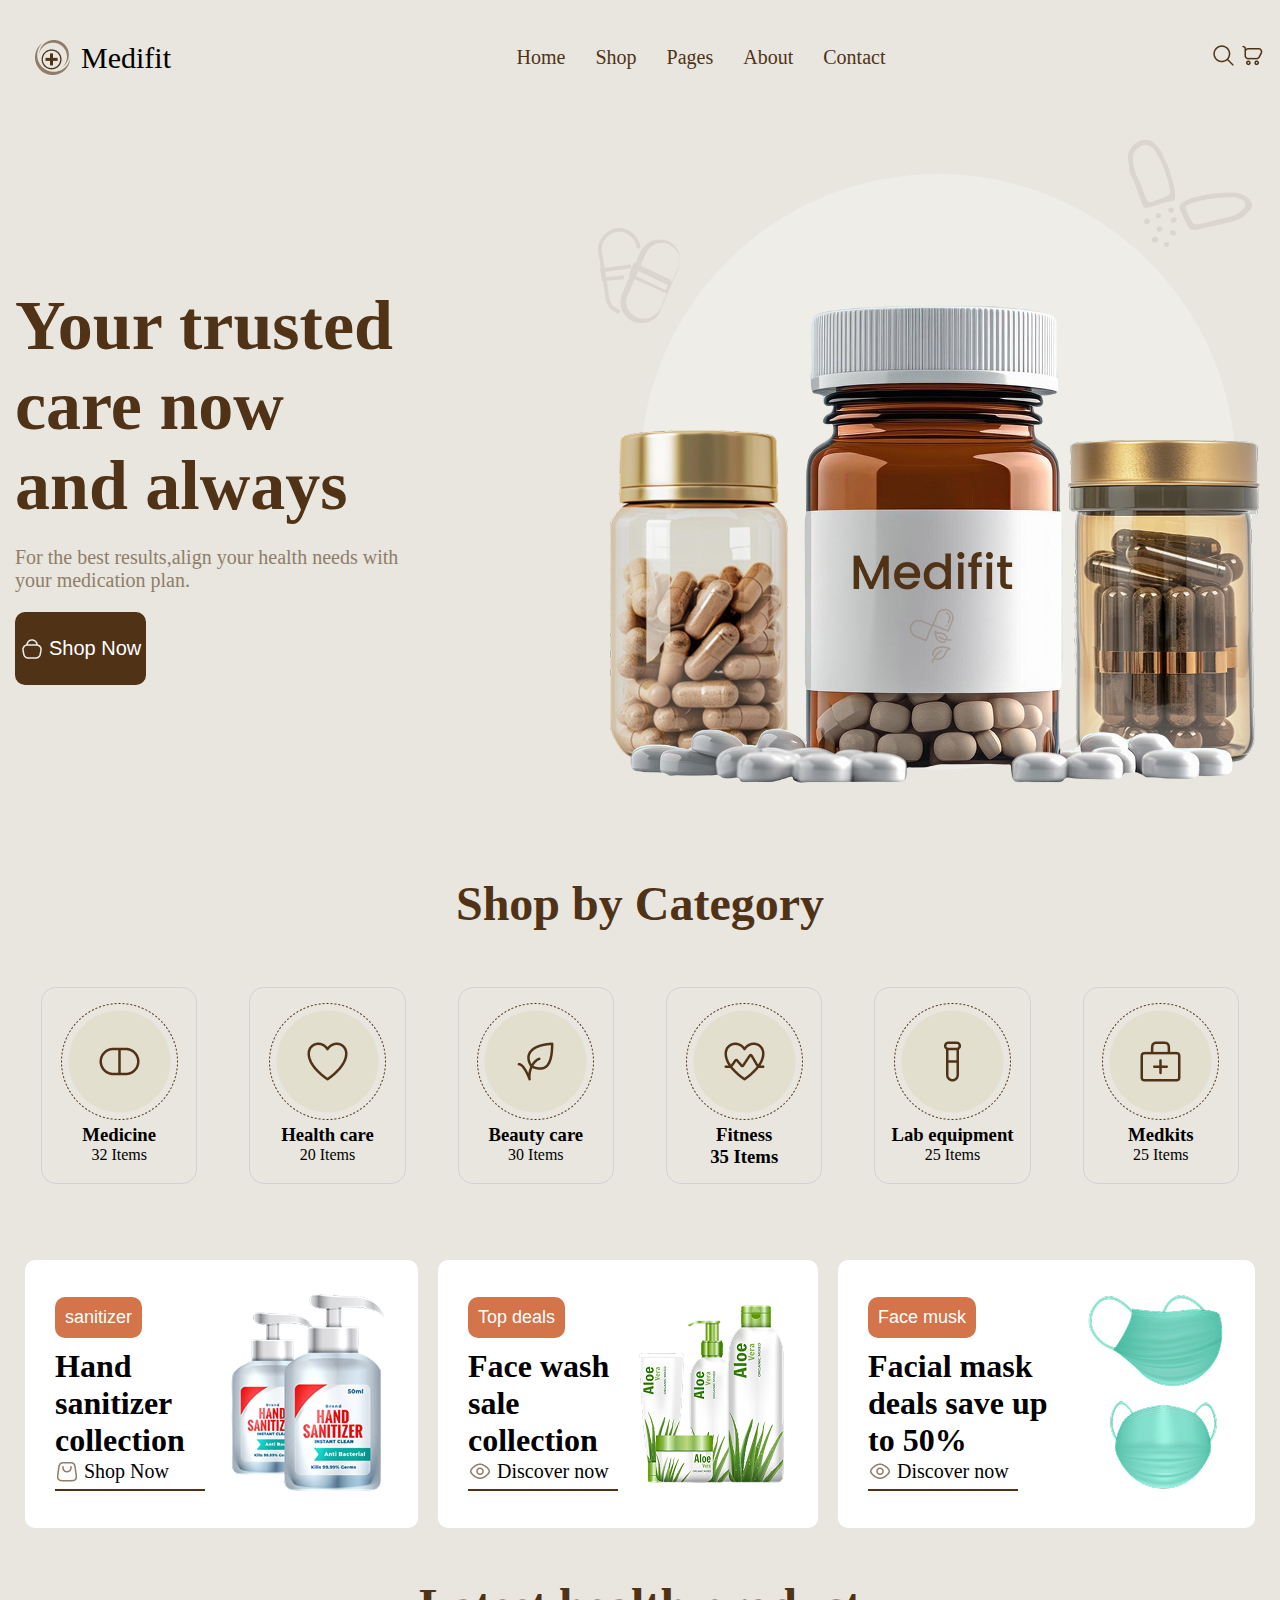
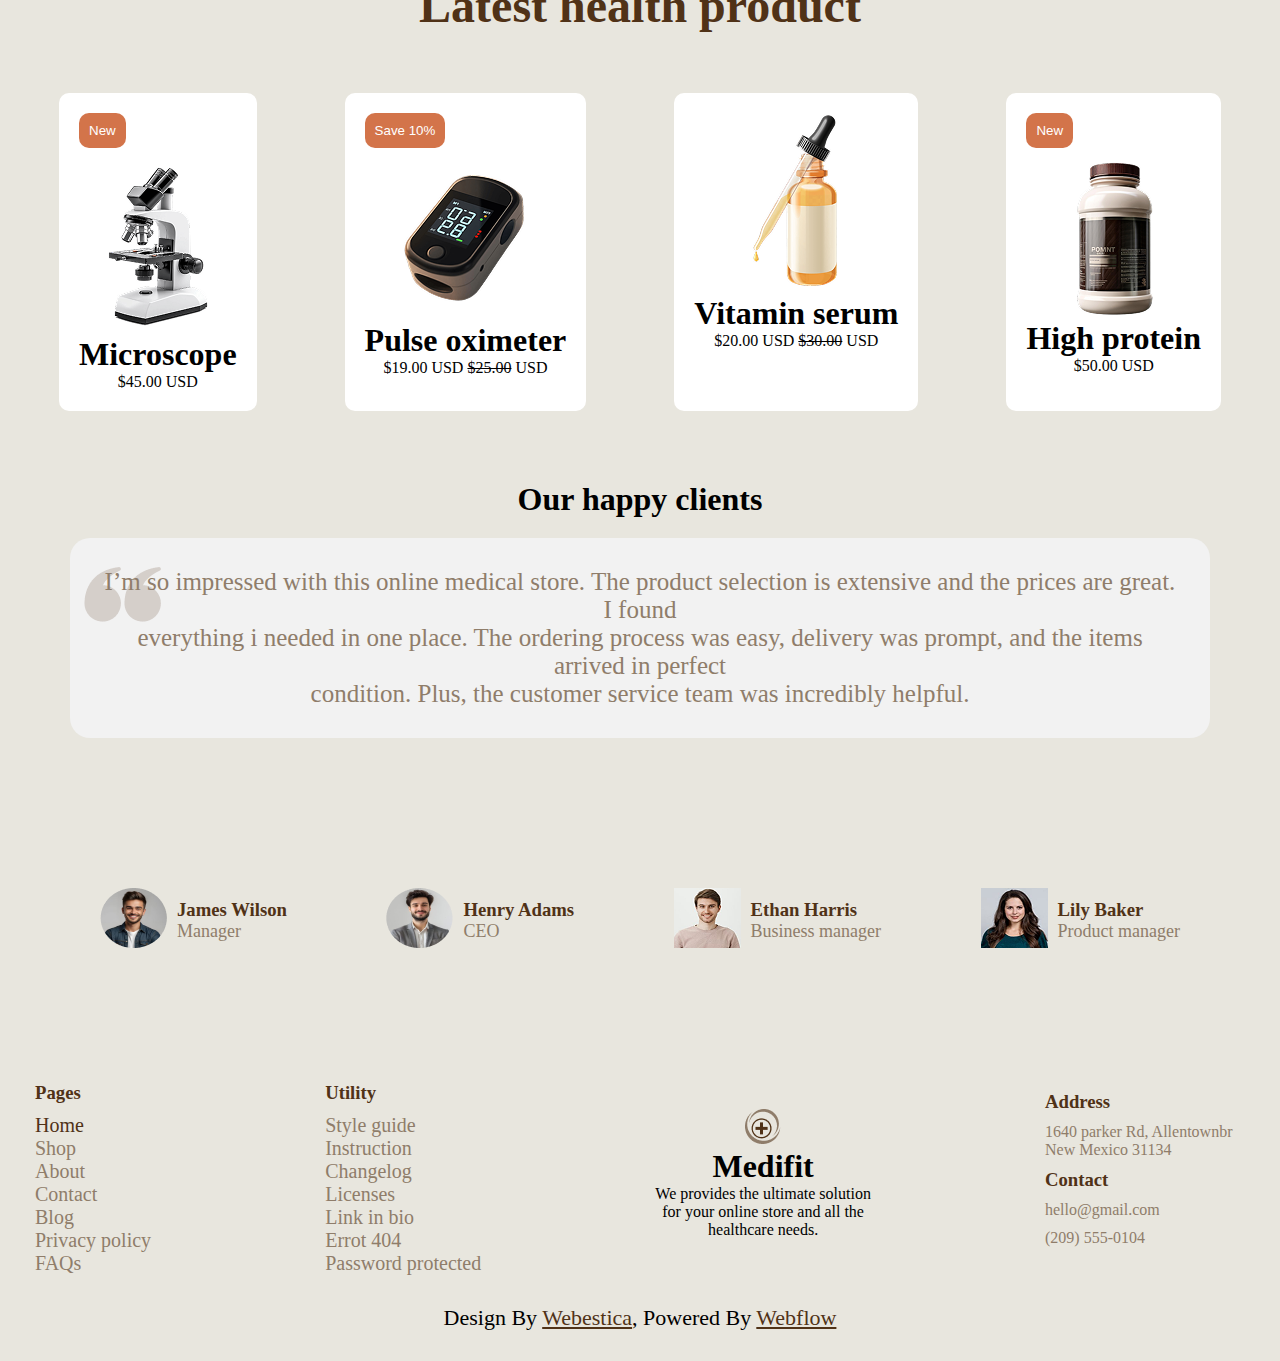
<file: index.html>
<!DOCTYPE html>
<html lang="en">
<head>
    <meta charset="UTF-8">
    <meta name="viewport" content="width=device-width, initial-scale=1.0">
    <title>Project-2</title>
    <link rel="stylesheet" href="style.css">
</head>
<body style="background-color: #E8E6DE;">
    <div class="hero-area">
        <div class="header">
            <div class="logo">
                <img src="logo.png" alt="">
                <p>Medifit</p>
            </div>

            <div class="menu">
                <ul>
                    <li><a href="">Home</a></li>
                    <li><a href="">Shop</a></li>
                    <li><a href="">Pages</a></li>
                    <li><a href="">About</a></li>
                    <li><a href="">Contact</a></li>
                </ul>
            </div>

            <div class="image">
                <img src="search_logo.png" alt="">
                <img src="cart_logo.png" alt="">
            </div>
        </div>

        <div class="hero-container">
        <div class=""> 
            <h4>Your trusted <br>care now <br> and always</h4>
            <p>For the best results,align your health needs with <br> your medication plan.</p>

            <button class="hero-btn">
                <img src="Shopping_bag_logo.png" alt="">
                <p class="btn">Shop Now</p>
            </button>
        </div>
            <div class="hero-image">
                <img src="banner_image.png" alt="">
            </div>
        </div>

        <section class="Categories">
            <h2>Shop by Category</h2>
            <div class="cta-card">
                <div class="services">
                    <img src="medicine_logo.png" alt="">
                    <h3>Medicine</h3>
                    <p>32 Items</p>
                </div>


                <div class="services">
                    <img src="heath_logo.png" alt="">
                    <h3>Health care</h3>
                    <p>20 Items</p>
                </div>

                <div class="services">
                    <img src="beauty_logo.png" alt="">
                    <h3>Beauty care</h3>
                    <p>30 Items</p>
                </div>

                <div class="services">
                    <img src="fitness_logo.png" alt="">
                    <h3>Fitness</h>
                    <p>35 Items</p>
                </div>

                <div class="services">
                    <img src="lab_logo.png" alt="">
                    <h3>Lab equipment</h3>
                    <p>25 Items</p>
                </div>

                <div class="services">
                    <img src="medikit_logo.png" alt="">
                    <h3>Medkits</h3>
                    <p>25 Items</p>
                </div>
            </div>
        </section>

        <section class="hero-card">
            <div class="card">
                <div> 
                    <button>sanitizer</button>
                     <h1>Hand sanitizer collection</h1>
                     <div class="bag"> 
                        <img src="bag-shopping.png" alt="">
                        <p>Shop Now</p>
                     </div>
                </div>

                <div>
                <img src="hand-sanitizer-bottle.png" alt="">
                </div>
            </div>

             <div class="card">
                <div> 
                    <button>Top deals</button>
                    <h1>Face wash sale collection </h1>
                    <div class="bag"> 
                        <img src="eye.png" alt="">
                        <p>Discover now</p>
                    </div>
                </div>

                <div> 
                    <img src="face_wash.png" alt="">
                </div>
            </div>

             <div class="card">
                <div> 
                    <button>Face musk</button>
                    <h1>Facial mask deals save up to 50%</h1>
                    <div class="bag"> 
                        <img src="eye.png" alt="">
                        <p>Discover now</p>
                    </div>
                </div>

                <div> 
                    <img src="medical-mask.png" alt="">
                </div>

            </div>
        </section>

        <section class="product">
            <h2>Latest health product</h2>
            <div class="cta-product">
                <div class="service">
                    <div> 

                        <button>New</button>
                        <img src="microscope.png" alt="">
                        <h1>Microscope</h1>
                        <p>$45.00 USD</p>
                    </div>
                </div>

                <div class="service">
                    <div> 
                        <button>Save 10%</button>
                        <img src="oximeter.png" alt="">
                        <h1>Pulse oximeter</h1>
                    </div>
                    <div> 
                        <span>$19.00 USD</span>
                        <span style="text-decoration: line-through;">$25.00</span>
                        <span>USD</span>
                    </div>
                    
                </div>

                <div class="service">
                    <div> 
                        <img src="vitamin_serum.png" alt="">
                            <h1>Vitamin serum</h1>
                            <span>$20.00 USD</span>
                            <span style="text-decoration: line-through;text-align: center;">$30.00</span>
                            <span>USD</span>
                    </div>
                </div>

                <div class="service">
                    <div> 
                        <button>New</button>
                        <img src="high_protein .png" alt="">
                        <h1>High protein</h1>
                        <span>$50.00 USD</span>
                    </div>
                </div>
            </div>
        </section>

        <div class="clients">
            <h1>Our happy clients</h1>
            <div class="cli-image"> 
                <p>I’m so impressed with this online medical store. The product selection is extensive and the prices are great. I found <br> everything i needed in one place. The ordering process was easy, delivery was prompt, and the items arrived in perfect <br> condition. Plus, the customer service team was incredibly helpful.</p>
            </div>
        </div>

        <div class="cta-group">
            <div class="group">
                <div>

                    <img src="boy 3.png" alt="">
                </div>
                <div> 
                    
                    <h3>James Wilson</h3>
                    <p>Manager</p>
                </div>
            </div>

             <div class="group">
                <div>
                <img src="boy 2.png" alt="">
                </div>
                <div> 
                    
                    <h3>Henry Adams</h3>
                    <p>CEO</p>
                </div>
            </div>

             <div class="group">
                <div> 

                  <img src="boy 1.png" alt="">
                </div>
                <div> 

                    <h3>Ethan Harris</h3>
                    <p>Business manager</p>
                </div>
            </div>

             <div class="group">
                <div> 

                    <img src="girl 1.png" alt="">
                </div>
                <div> 

                    <h3>Lily Baker</h3>
                    <p>Product manager</p>
                </div>
            </div>
        </div>

        <footer>
            <div class="footer-container">
                <div class="footer-column">
                    <h3>Pages</h3>
                    <ul>
                        <li><a href=""><span style="color: #503217;">Home</span></a></li>
                        <li><a href="">Shop</a></li>
                        <li><a href="">About</a></li>
                        <li><a href="">Contact</a></li>
                        <li><a href="">Blog</a></li>
                        <li><a href="">Privacy policy</a></li>
                        <li><a href="">FAQs</a></li>
                    </ul>
                </div>

                <div class="footer-column">
                    <h3>Utility</h3>
                    <ul>
                        <li><a href="">Style guide</a></li>
                        <li><a href="">Instruction</a></li>
                        <li><a href="">Changelog</a></li>
                        <li><a href="">Licenses</a></li>
                        <li><a href="">Link in bio</a></li>
                        <li><a href="">Errot 404</a></li>
                        <li><a href="">Password protected</a></li>
                    </ul>
                </div>

                <div class="Medifit-">
                    <div class="center"> 
                        <img src="logo.png" alt="">
                        <h1>Medifit</h1>
                        <p>We provides the ultimate solution <br> for your online store and all the <br> healthcare needs.</p>
                    </div>
                </div>



                <div class="address">
                    <h3>Address</h3>
                    <p>1640 parker Rd, Allentownbr <br>New Mexico 31134</p>
                    
                    <h3>Contact</h3>
                    <p>hello@gmail.com</p>
                    <p>(209) 555-0104</p>
                </div>

            </div>
            <div class="meta-line">
  Design By <a href="#">Webestica</a>, Powered By <a href="#">Webflow</a>
</div>
        </footer>
    </div>
</body>
</html>
</file>
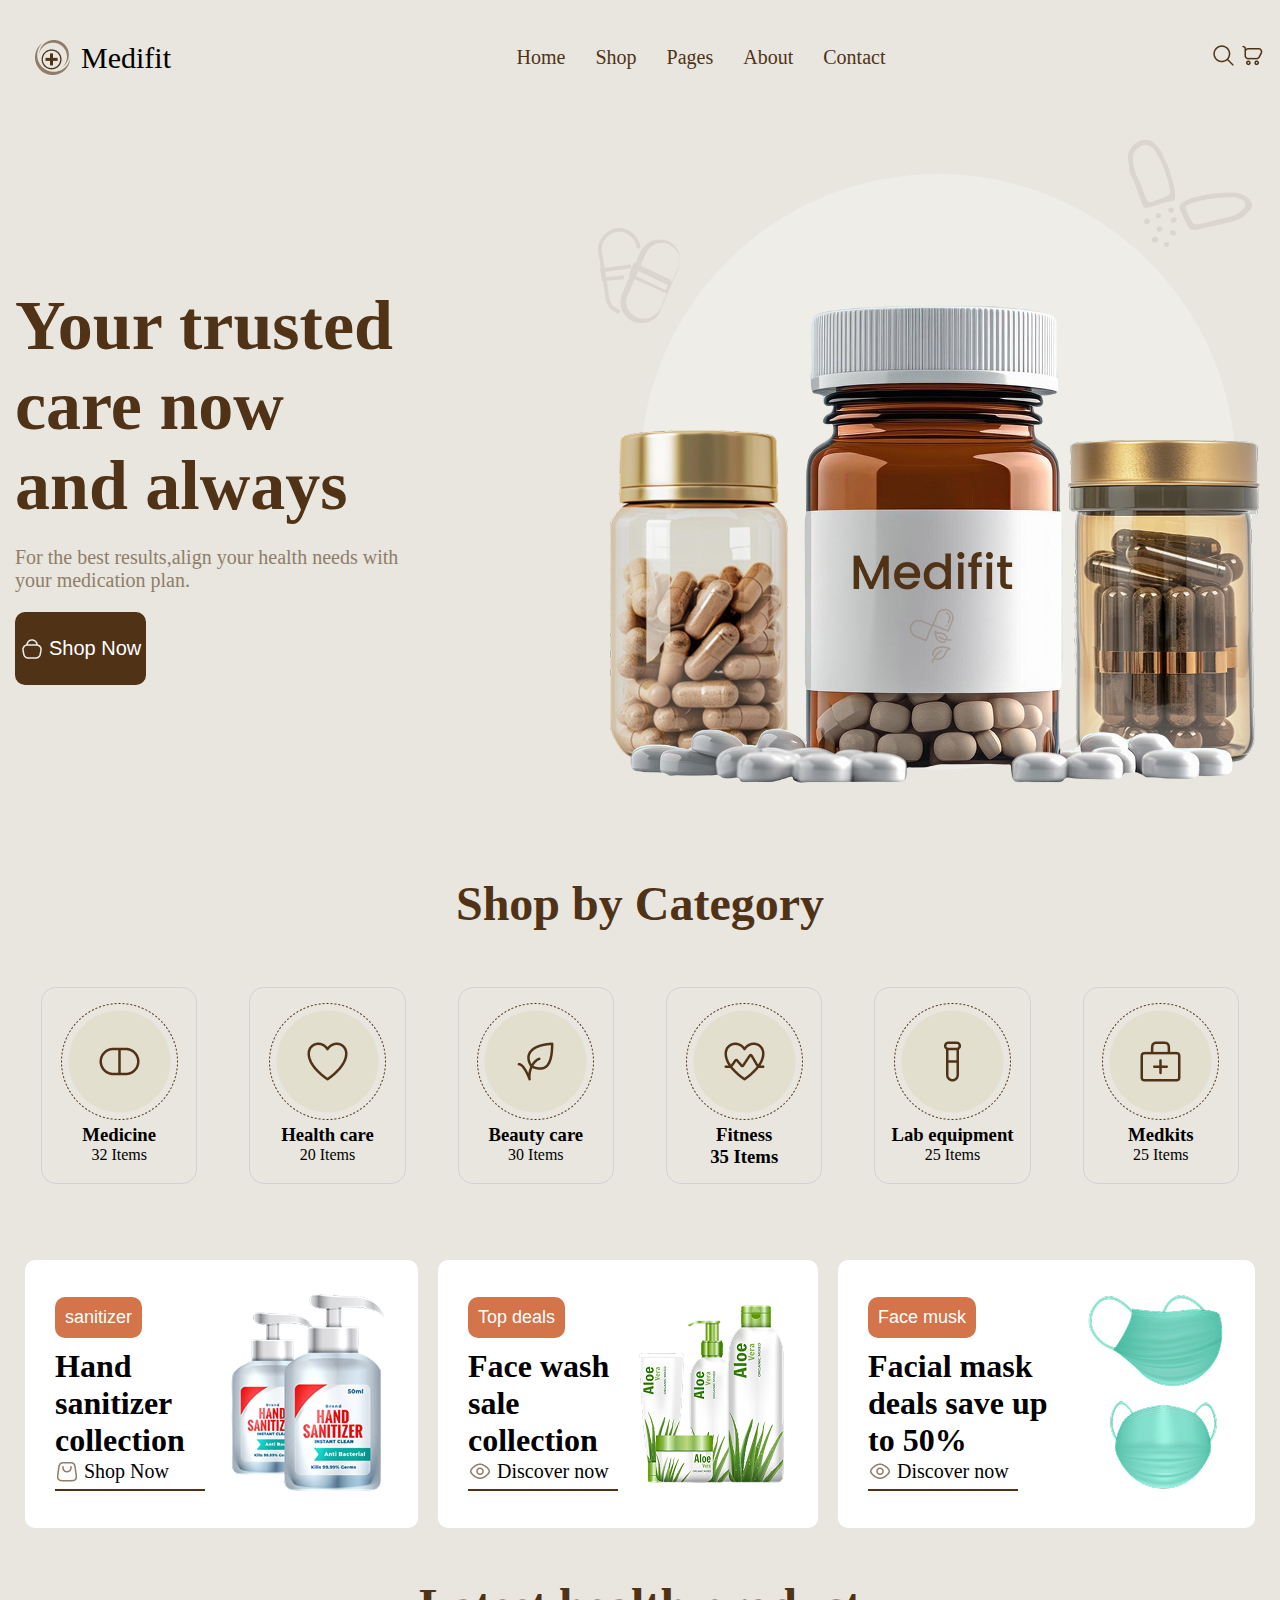
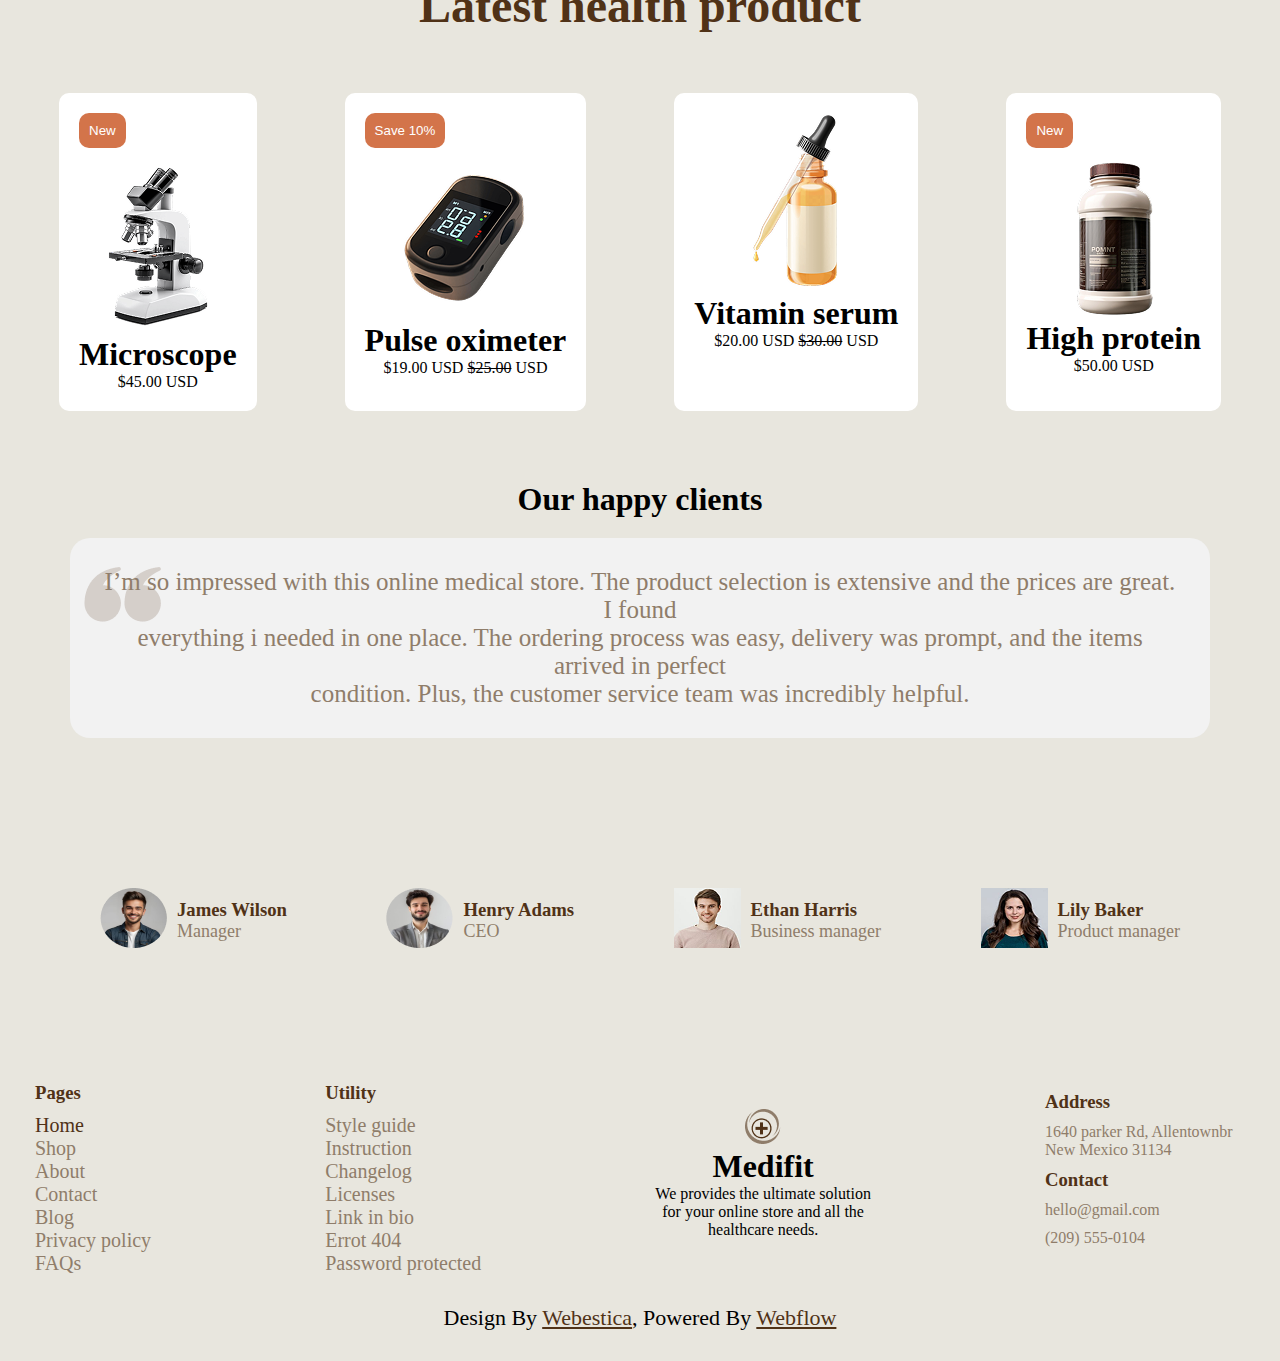
<file: project.html>
<!DOCTYPE html>
<html lang="en">
<head>
    <meta charset="UTF-8">
    <meta name="viewport" content="width=device-width, initial-scale=1.0">
    <title>Project-2</title>
    <link rel="stylesheet" href="style.css">
</head>
<body style="background-color: #E8E6DE;">
    <div class="hero-area">
        <div class="header">
            <div class="logo">
                <img src="logo.png" alt="">
                <p>Medifit</p>
            </div>

            <div class="menu">
                <ul>
                    <li><a href="">Home</a></li>
                    <li><a href="">Shop</a></li>
                    <li><a href="">Pages</a></li>
                    <li><a href="">About</a></li>
                    <li><a href="">Contact</a></li>
                </ul>
            </div>

            <div class="image">
                <img src="search_logo.png" alt="">
                <img src="cart_logo.png" alt="">
            </div>
        </div>

        <div class="hero-container">
        <div class=""> 
            <h4>Your trusted <br>care now <br> and always</h4>
            <p>For the best results,align your health needs with <br> your medication plan.</p>

            <button class="hero-btn">
                <img src="Shopping_bag_logo.png" alt="">
                <p class="btn">Shop Now</p>
            </button>
        </div>
            <div class="hero-image">
                <img src="banner_image.png" alt="">
            </div>
        </div>

        <section class="Categories">
            <h2>Shop by Category</h2>
            <div class="cta-card">
                <div class="services">
                    <img src="medicine_logo.png" alt="">
                    <h3>Medicine</h3>
                    <p>32 Items</p>
                </div>


                <div class="services">
                    <img src="heath_logo.png" alt="">
                    <h3>Health care</h3>
                    <p>20 Items</p>
                </div>

                <div class="services">
                    <img src="beauty_logo.png" alt="">
                    <h3>Beauty care</h3>
                    <p>30 Items</p>
                </div>

                <div class="services">
                    <img src="fitness_logo.png" alt="">
                    <h3>Fitness</h>
                    <p>35 Items</p>
                </div>

                <div class="services">
                    <img src="lab_logo.png" alt="">
                    <h3>Lab equipment</h3>
                    <p>25 Items</p>
                </div>

                <div class="services">
                    <img src="medikit_logo.png" alt="">
                    <h3>Medkits</h3>
                    <p>25 Items</p>
                </div>
            </div>
        </section>

        <section class="hero-card">
            <div class="card">
                <div> 
                    <button>sanitizer</button>
                     <h1>Hand sanitizer collection</h1>
                     <div class="bag"> 
                        <img src="bag-shopping.png" alt="">
                        <p>Shop Now</p>
                     </div>
                </div>

                <div>
                <img src="hand-sanitizer-bottle.png" alt="">
                </div>
            </div>

             <div class="card">
                <div> 
                    <button>Top deals</button>
                    <h1>Face wash sale collection </h1>
                    <div class="bag"> 
                        <img src="eye.png" alt="">
                        <p>Discover now</p>
                    </div>
                </div>

                <div> 
                    <img src="face_wash.png" alt="">
                </div>
            </div>

             <div class="card">
                <div> 
                    <button>Face musk</button>
                    <h1>Facial mask deals save up to 50%</h1>
                    <div class="bag"> 
                        <img src="eye.png" alt="">
                        <p>Discover now</p>
                    </div>
                </div>

                <div> 
                    <img src="medical-mask.png" alt="">
                </div>

            </div>
        </section>

        <section class="product">
            <h2>Latest health product</h2>
            <div class="cta-product">
                <div class="service">
                    <div> 

                        <button>New</button>
                        <img src="microscope.png" alt="">
                        <h1>Microscope</h1>
                        <p>$45.00 USD</p>
                    </div>
                </div>

                <div class="service">
                    <div> 
                        <button>Save 10%</button>
                        <img src="oximeter.png" alt="">
                        <h1>Pulse oximeter</h1>
                    </div>
                    <div> 
                        <span>$19.00 USD</span>
                        <span style="text-decoration: line-through;">$25.00</span>
                        <span>USD</span>
                    </div>
                    
                </div>

                <div class="service">
                    <div> 
                        <img src="vitamin_serum.png" alt="">
                            <h1>Vitamin serum</h1>
                            <span>$20.00 USD</span>
                            <span style="text-decoration: line-through;text-align: center;">$30.00</span>
                            <span>USD</span>
                    </div>
                </div>

                <div class="service">
                    <div> 
                        <button>New</button>
                        <img src="high_protein .png" alt="">
                        <h1>High protein</h1>
                        <span>$50.00 USD</span>
                    </div>
                </div>
            </div>
        </section>

        <div class="clients">
            <h1>Our happy clients</h1>
            <div class="cli-image"> 
                <p>I’m so impressed with this online medical store. The product selection is extensive and the prices are great. I found <br> everything i needed in one place. The ordering process was easy, delivery was prompt, and the items arrived in perfect <br> condition. Plus, the customer service team was incredibly helpful.</p>
            </div>
        </div>

        <div class="cta-group">
            <div class="group">
                <div>

                    <img src="boy 3.png" alt="">
                </div>
                <div> 
                    
                    <h3>James Wilson</h3>
                    <p>Manager</p>
                </div>
            </div>

             <div class="group">
                <div>
                <img src="boy 2.png" alt="">
                </div>
                <div> 
                    
                    <h3>Henry Adams</h3>
                    <p>CEO</p>
                </div>
            </div>

             <div class="group">
                <div> 

                  <img src="boy 1.png" alt="">
                </div>
                <div> 

                    <h3>Ethan Harris</h3>
                    <p>Business manager</p>
                </div>
            </div>

             <div class="group">
                <div> 

                    <img src="girl 1.png" alt="">
                </div>
                <div> 

                    <h3>Lily Baker</h3>
                    <p>Product manager</p>
                </div>
            </div>
        </div>

        <footer>
            <div class="footer-container">
                <div class="footer-column">
                    <h3>Pages</h3>
                    <ul>
                        <li><a href=""><span style="color: #503217;">Home</span></a></li>
                        <li><a href="">Shop</a></li>
                        <li><a href="">About</a></li>
                        <li><a href="">Contact</a></li>
                        <li><a href="">Blog</a></li>
                        <li><a href="">Privacy policy</a></li>
                        <li><a href="">FAQs</a></li>
                    </ul>
                </div>

                <div class="footer-column">
                    <h3>Utility</h3>
                    <ul>
                        <li><a href="">Style guide</a></li>
                        <li><a href="">Instruction</a></li>
                        <li><a href="">Changelog</a></li>
                        <li><a href="">Licenses</a></li>
                        <li><a href="">Link in bio</a></li>
                        <li><a href="">Errot 404</a></li>
                        <li><a href="">Password protected</a></li>
                    </ul>
                </div>

                <div class="Medifit-">
                    <div class="center"> 
                        <img src="logo.png" alt="">
                        <h1>Medifit</h1>
                        <p>We provides the ultimate solution <br> for your online store and all the <br> healthcare needs.</p>
                    </div>
                </div>



                <div class="address">
                    <h3>Address</h3>
                    <p>1640 parker Rd, Allentownbr <br>New Mexico 31134</p>
                    
                    <h3>Contact</h3>
                    <p>hello@gmail.com</p>
                    <p>(209) 555-0104</p>
                </div>

            </div>
            <div class="meta-line">
  Design By <a href="#">Webestica</a>, Powered By <a href="#">Webflow</a>
</div>
        </footer>
    </div>
</body>
</html>
</file>
<file: style.css>
* {
    margin: 0;
    padding: 0;
    box-sizing: border-box;
}

.container {
    max-width: 1250px;
    margin: 0 auto;
}

.header {
    display: flex;
    justify-content: space-between;
    align-items: center;
    width: 1250px;
    margin: 20px auto;
}

.menu ul {
    display: flex;
    list-style: none;
    align-items: center;
    padding: 20px 0;
    justify-content: center;
}

.menu a {
    padding: 0 15px;
    text-decoration: none;
    color: #503217;
    font-size: 20px;
}

.hero-text p {
    text-align: center;
}

.logo {
    display: flex;
    gap: 10px;
    padding: 20px 20px;
    align-items: center;
    font-size: 30px;
}

.hero-btn {
    display: flex;
    justify-content: center;
    padding: 5px;
    align-items: center;
    background-color: #503217;
    gap: 5px;
    border: none;
    border-radius: 10px;
}

.Categories h2 {
    text-align: center;
    margin-bottom: 30px;
    margin-top: 20px;
    font-size: 48px;
    color: #503217;
}

.cta-card {
    display: flex;
    justify-content: space-between;
}

.services {
    text-align: center;
    border: 1px solid #d3d1d1;
    padding: 15px;
    width: 200px;
    margin: 26px;
    border-radius: 15px;
}

section.hero-card {
    display:  flex;
    justify-content: space-between;
}

.card {
    display: flex;
    padding: 30px;
    gap: 20px;
    border: 2px;
    margin: 10px;
}

.cta-product {
    display: flex;
    justify-content: space-around;
}

.clients {
    text-align: center;
    margin: 70px;
}


.clients h1 {
    margin-bottom: 20px;
}

.clients p {
    background: #F2F2F2;
    padding: 30px;
    font-size: 25px;
    color: #8F7D6A;
    border-radius: 20px;
    background-image: url(fi_11029023.png);
    background-repeat: no-repeat;
}


section.product {
    text-align: center;
}

.cta-group {
    display: flex;
    justify-content: space-between;
    text-align: center;
    padding: 80px;
    margin-left: 20px;
    margin-right: 20px;
}

.card {
    position: relative;
    background-color: #fff;
    align-items: center;
    border-radius: 10px;
}

.cta-product {
    position: relative;
    width: 1250px;
    margin: 60px auto;
}

.service {
    position: relative;
    background-color: #fff;
    padding: 20px;
    border-radius: 10px;
}

.hero-container {
    display: flex;
    align-items: center;
    justify-content: space-between;
    width: 1250px;
    margin: 30px auto;
}

.hero-text h4 {
    font-size: 30px;
    text-align: center;
}

section.Categories {
    width: 1250px;
    margin: 20px auto;
}

section.hero-card {
    width: 1250px;
    margin: 40px auto;
}

.card p {
    font-size: 20px;
}

.card button {
    padding: 10px;
    font-size: 18px;
    border: none;
    border-radius: 10px;
    background-color: #D3744A;
    color: #fff;
    margin-bottom: 10px;
}

.hero-container h4 {
    font-size: 70px;
    color: #503217;
}

.hero-container p {
    font-size: 20px;
    color: #8F7D6A;
    margin: 20px 0px;
}

.bag {
    align-items: center;
    display: flex;
    padding-bottom: 5px;
    width: 150px;
    border-bottom: 2px solid #503217;
    gap: 5px;
}

p.btn {
    color: #fff;
}

.group {
    display: flex;
    gap: 10px;
    align-items: center;}

.group p {
    text-align: left;
}

.group h3 {
    text-align: left;
}

.service button {
    display: flex;
    padding: 10px;
    border: none;
    border-radius: 10px;
    background-color: #D3744A;
    color: white;
    margin-bottom: 10px;
}

section.product h2 {
    color: #503217;
    font-size: 48px;
}

section.product h2 {
    color: #503217;
    font-size: 48px;
}

.footer-container {
    display: flex;
    justify-content: space-between;
    align-items: center;
    margin: 0 auto;
    padding: 20px;
    margin-top: 20px;
    width: 1250px;
}

ul li {
    list-style: none;
}

li a {
    text-decoration: none;
    font-size: 20px;
    color: #8F7D6A;
}

.footer-column h3 {
    color: #503217;
    margin: 10px 0;
}


.Medifit- {
    text-align: center;
}

.address {
    width: 200px;
}

.address p {
    margin: 10px 0;
    color: #8F7D6A;
}

.address h3 {
    color: #503217;
}

.meta-line {
    text-align: center;
    font-size: 22px;
    margin-bottom: 30px;
    margin-top: 10px;
}

.meta-line a {
    color: #503217;
}

.group h3 {
    color: #503217;
}

.group p {
    color: #8F7D6A;
    font-size: 18px;
}
</file>
